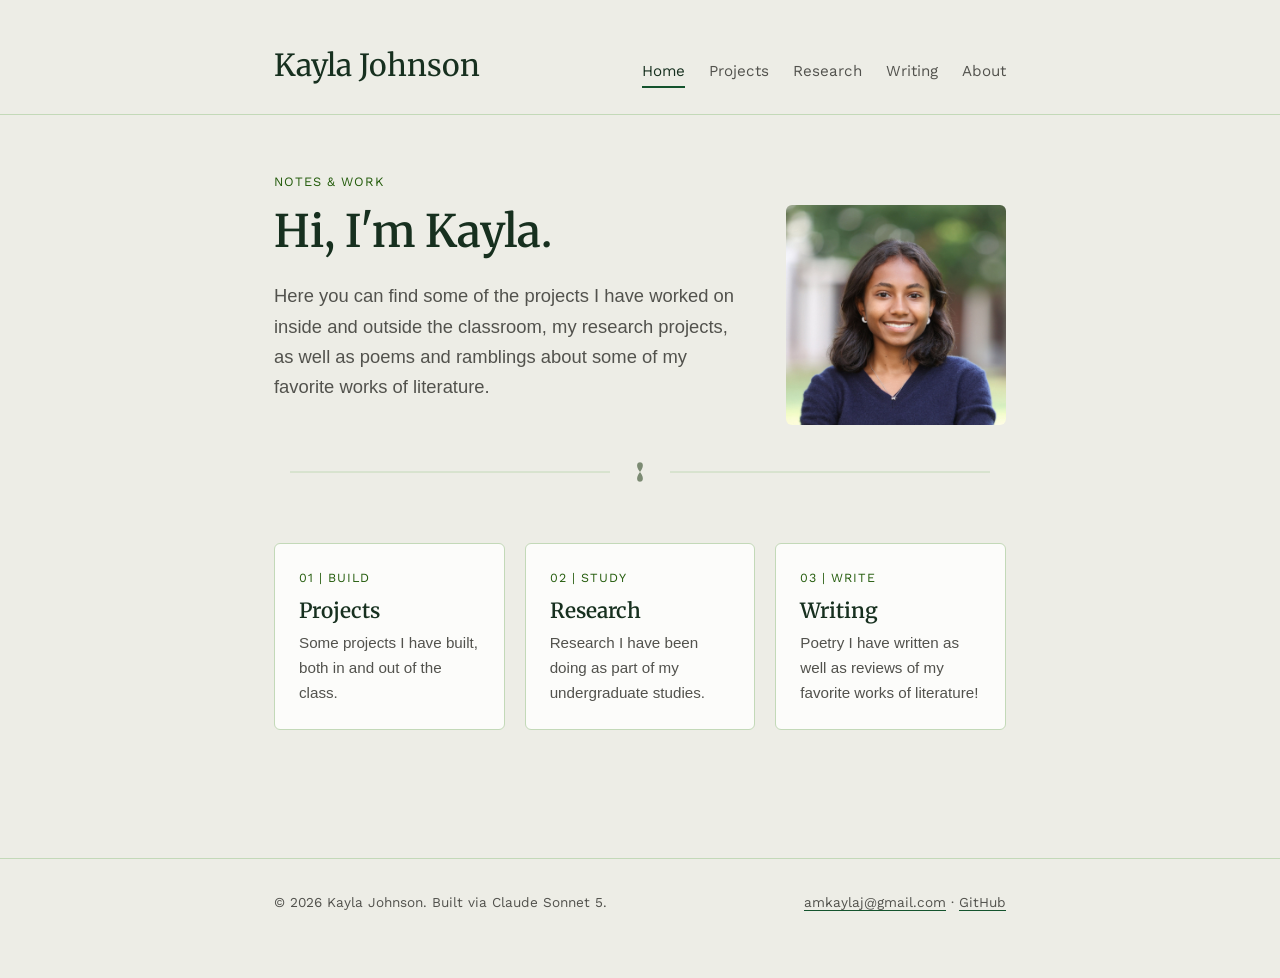
<file: index.html>
<!DOCTYPE html>
<html lang="en">
<head>
  <meta charset="UTF-8">
  <!-- This makes the site look right on phones, not just laptops -->
  <meta name="viewport" content="width=device-width, initial-scale=1.0">
  <title>Kayla | Home</title>
  <!-- This one line connects the page to all the styling rules in style.css -->
  <link rel="stylesheet" href="style.css">
</head>
<body>

  <!-- ============ HEADER / NAVIGATION ============
       This same header block is copied at the top of every page.
       aria-current="page" marks which nav link is "active" — move
       it to match whichever page you're on if you copy this. -->
  <header class="site-header">
    <div class="container">
      <p class="site-title"><a href="index.html">Kayla Johnson</a></p>
      <nav class="site-nav">
        <a href="index.html" aria-current="page">Home</a>
        <a href="Pages/projects.html">Projects</a>
        <a href="Pages/research.html">Research</a>
        <a href="Pages/writing.html">Writing</a>
        <a href="Pages/about.html">About</a>
      </nav>
    </div>
  </header>

  <!-- ============ HERO / INTRO ============ -->
  <main>
    <section class="hero">
      <div class="container">
        <div class="hero-top">
          <div class="hero-text">
            <p class="eyebrow">Notes &amp; work</p>
            <h1>Hi, I'm Kayla.</h1>
            <p class="lede">
              Here you can find some of the projects I have worked on inside 
              and outside the classroom, my research projects, as well as 
              poems and ramblings about some of my favorite works of 
              literature. 
            </p>
          </div>
          <img class="profile-photo-square" src="images/kayla_headshot.JPG" alt="Photo of Kayla">
        </div>
         

        <!-- DECORATIVE DIVIDER
             Leaf divider with small botanical mark in the center-->
        <div class="motif" aria-hidden="true">
          <svg width="100%" height="30" viewBox="0 0 700 30" xmlns="http://www.w3.org/2000/svg">
            <line x1="0" y1="15" x2="320" y2="15" stroke="currentColor" stroke-width="1"/>
            <path d="M350 15 C 340 2, 360 2, 350 15 C 360 28, 340 28, 350 15 Z" fill="#5f7256" opacity="0.8"/>
            <line x1="380" y1="15" x2="700" y2="15" stroke="currentColor" stroke-width="1"/>
          </svg>
        </div>

        <!-- ============ PREVIEW CARDS ============
             Three cards linking to the main sections. Edit the
             <p> text inside each card to describe your own work. -->
        <div class="card-grid">
          <a class="card" href="projects.html">
            <span class="card-label">01 | Build</span>
            <h3>Projects</h3>
            <p>Some projects I have built, both in and out of the class. </p>
          </a>
          <a class="card" href="research.html">
            <span class="card-label">02 | Study</span>
            <h3>Research</h3>
            <p>Research I have been doing as part of my undergraduate studies.</p>
          </a>
          <a class="card" href="writing.html">
            <span class="card-label">03 | Write</span>
            <h3>Writing</h3>
            <p>Poetry I have written as well as reviews of my favorite works of literature!</p>
          </a>
        </div>
      </div>
    </section>
  </main>

  <!-- ============ FOOTER ============ -->
  <footer class="site-footer">
    <div class="container">
      <p>&copy; 2026 Kayla Johnson. Built via Claude Sonnet 5.</p>
      <p><a href="mailto:amkaylaj@gmail.com">amkaylaj@gmail.com</a> · <a href="https://github.com/amkaylaj">GitHub</a></p>
    </div>
  </footer>

</body>
</html>
</file>
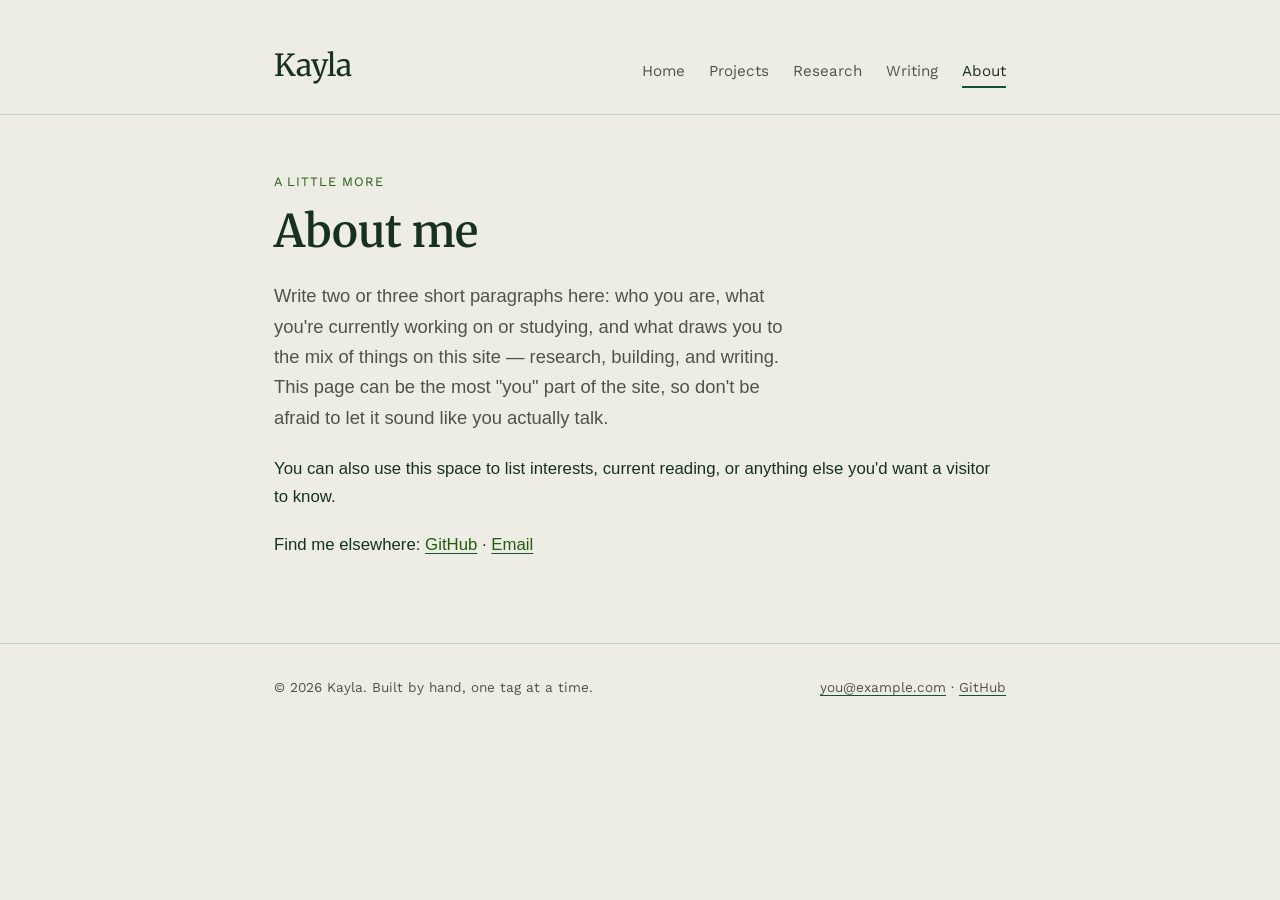
<file: about.html>
<!DOCTYPE html>
<html lang="en">
<head>
  <meta charset="UTF-8">
  <meta name="viewport" content="width=device-width, initial-scale=1.0">
  <title>Kayla — About</title>
  <link rel="stylesheet" href="style.css">
</head>
<body>

  <header class="site-header">
    <div class="container">
      <p class="site-title"><a href="index.html">Kayla</a></p>
      <nav class="site-nav">
        <a href="index.html">Home</a>
        <a href="projects.html">Projects</a>
        <a href="research.html">Research</a>
        <a href="writing.html">Writing</a>
        <a href="about.html" aria-current="page">About</a>
      </nav>
    </div>
  </header>

  <main>
    <section class="hero">
      <div class="container">
        <p class="eyebrow">A little more</p>
        <h1>About me</h1>

        <!-- Swap this photo for your own by putting a file in the
             assets folder and changing the src below, e.g.
             src="assets/your-photo.jpg" -->
        <!-- <img src="assets/your-photo.jpg" alt="Photo of Kayla" style="max-width: 260px; margin: 1.5rem 0;"> -->

        <p class="lede">
          Write two or three short paragraphs here: who you are, what
          you're currently working on or studying, and what draws you
          to the mix of things on this site — research, building, and
          writing. This page can be the most "you" part of the site,
          so don't be afraid to let it sound like you actually talk.
        </p>

        <p>
          You can also use this space to list interests, current
          reading, or anything else you'd want a visitor to know.
        </p>

        <p>
          Find me elsewhere:
          <a href="https://github.com/yourusername">GitHub</a> ·
          <a href="mailto:you@example.com">Email</a>
        </p>
      </div>
    </section>
  </main>

  <footer class="site-footer">
    <div class="container">
      <p>&copy; 2026 Kayla. Built by hand, one tag at a time.</p>
      <p><a href="mailto:you@example.com">you@example.com</a> · <a href="https://github.com/yourusername">GitHub</a></p>
    </div>
  </footer>

</body>
</html>
</file>
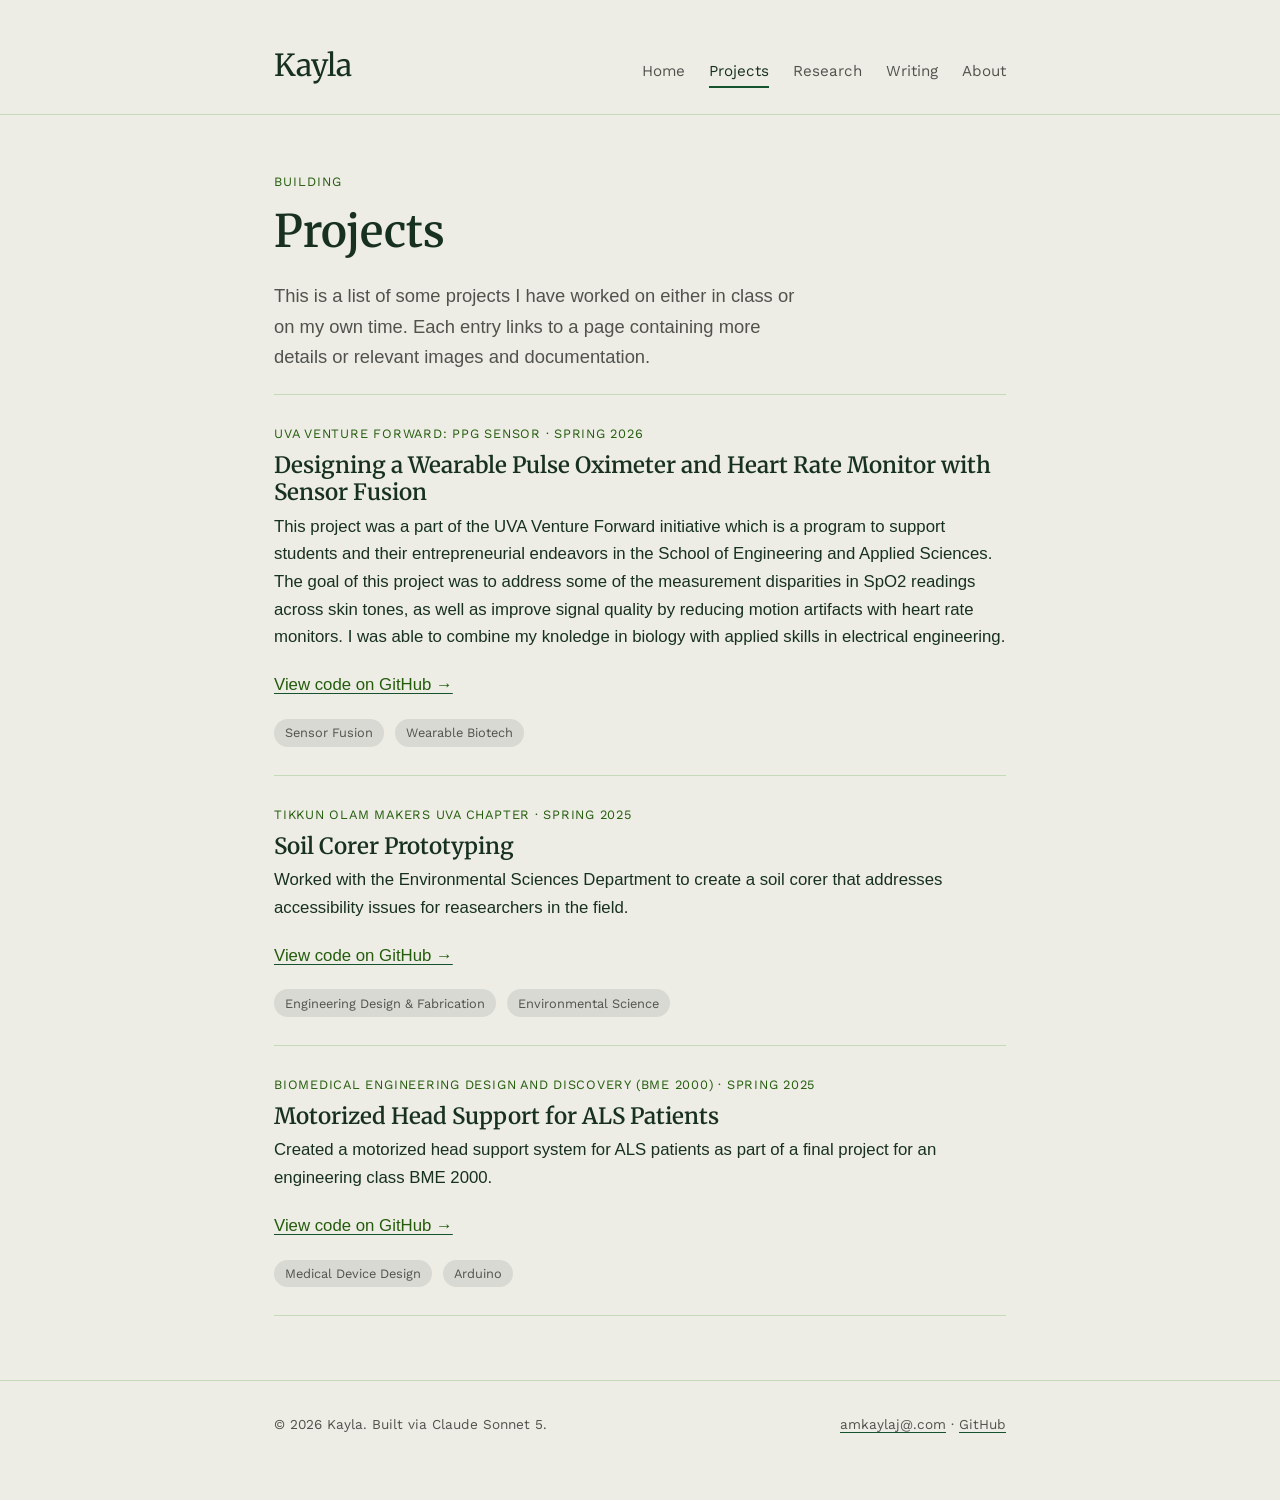
<file: projects.html>
<!DOCTYPE html>
<html lang="en">
<head>
  <meta charset="UTF-8">
  <meta name="viewport" content="width=device-width, initial-scale=1.0">
  <title>Kayla | Projects</title>
  <link rel="stylesheet" href="style.css">
</head>
<body>

  <header class="site-header">
    <div class="container">
      <p class="site-title"><a href="index.html">Kayla</a></p>
      <nav class="site-nav">
        <a href="index.html">Home</a>
        <a href="projects.html" aria-current="page">Projects</a>
        <a href="research.html">Research</a>
        <a href="writing.html">Writing</a>
        <a href="about.html">About</a>
      </nav>
    </div>
  </header>

  <main>
    <section class="hero">
      <div class="container">
        <p class="eyebrow">Building</p>
        <h1>Projects</h1>
        <p class="lede">
          This is a list of some projects I have worked on either in class or on my own time. Each entry links to a page containing more details or relevant images and documentation. 
        </p>

        <!-- ============ PROJECT ENTRIES ============
             Copy one whole <div class="entry">...</div> block to add
             a new project. Delete the ones you don't need. -->

        <div class="entry">
          <p class="entry-meta">UVA Venture Forward: PPG Sensor · Spring 2026</p>
          <h3>Designing a Wearable Pulse Oximeter and Heart Rate Monitor with Sensor Fusion </h3>
          <p>
            This project was a part of the UVA Venture Forward initiative which is a program to support students and their entrepreneurial endeavors in the School of Engineering and Applied Sciences. 
            The goal of this project was to address some of the measurement disparities in SpO2 readings across skin tones, as well as improve signal quality by reducing motion artifacts with heart rate monitors.
            I was able to combine my knoledge in biology with applied skills in electrical engineering. 
          </p>
          <p>
            <a href="https://github.com/yourusername/repo-name">View code on GitHub &rarr;</a>
          </p>
          <div class="tags">
            <span class="tag">Sensor Fusion</span>
            <span class="tag">Wearable Biotech</span>
          </div>
        </div>

        <div class="entry">
          <p class="entry-meta">Tikkun Olam Makers UVA Chapter · Spring 2025</p>
          <h3>Soil Corer Prototyping</h3>
          <p>
            Worked with the Environmental Sciences Department to create a soil corer that addresses accessibility issues for reasearchers in the field.
          </p>
          <p>
            <a href="https://github.com/yourusername/repo-name-2">View code on GitHub &rarr;</a>
          </p>
          <div class="tags">
            <span class="tag">Engineering Design & Fabrication</span>
            <span class="tag">Environmental Science</span>
          </div>
        </div>

        <div class="entry">
          <p class="entry-meta">Biomedical Engineering Design and Discovery (BME 2000) · Spring 2025</p>
          <h3>Motorized Head Support for ALS Patients</h3>
          <p>
            Created a motorized head support system for ALS patients as part of a final project for an engineering class BME 2000.
          </p>
          <p>
            <a href="https://github.com/yourusername/repo-name-2">View code on GitHub &rarr;</a>
          </p>
          <div class="tags">
            <span class="tag">Medical Device Design</span>
            <span class="tag">Arduino</span>
          </div>
        </div>


      </div>
    </section>
  </main>

  <footer class="site-footer">
    <div class="container">
      <p>&copy; 2026 Kayla. Built via Claude Sonnet 5.</p>
      <p><a href="mailto:amkaylaj@.com">amkaylaj@.com</a> · <a href="https://github.com/amkaylaj">GitHub</a></p>
    </div>
  </footer>

</body>
</html>
</file>
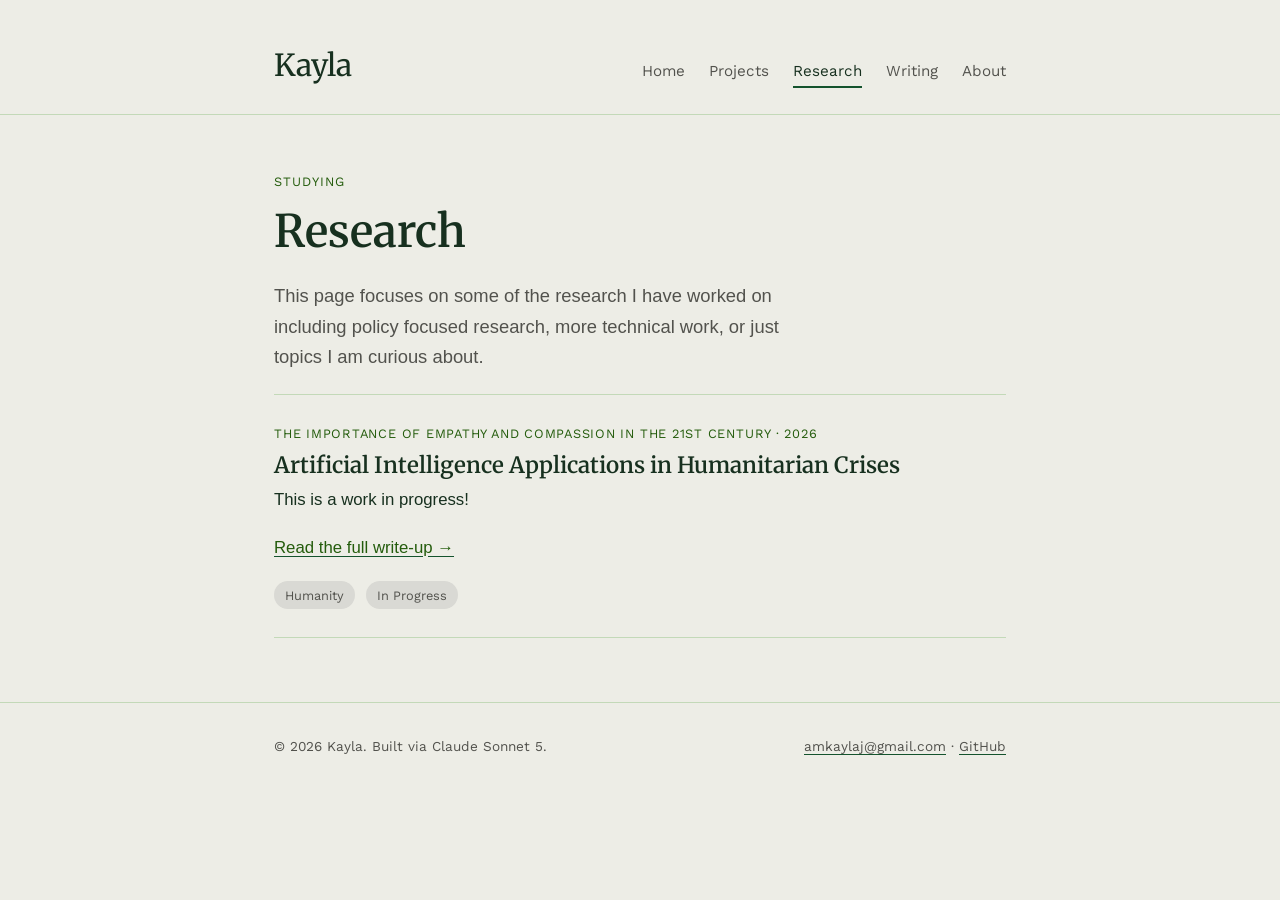
<file: research.html>
<!DOCTYPE html>
<html lang="en">
<head>
  <meta charset="UTF-8">
  <meta name="viewport" content="width=device-width, initial-scale=1.0">
  <title>Kayla | Research</title>
  <link rel="stylesheet" href="style.css">
</head>
<body>

  <header class="site-header">
    <div class="container">
      <p class="site-title"><a href="index.html">Kayla</a></p>
      <nav class="site-nav">
        <a href="index.html">Home</a>
        <a href="projects.html">Projects</a>
        <a href="research.html" aria-current="page">Research</a>
        <a href="writing.html">Writing</a>
        <a href="about.html">About</a>
      </nav>
    </div>
  </header>

  <main>
    <section class="hero">
      <div class="container">
        <p class="eyebrow">Studying</p>
        <h1>Research</h1>
        <p class="lede">
         This page focuses on some of the research I have worked on including policy focused research, more technical work, or just topics I am curious about.
        </p>

        <!-- ============ RESEARCH ENTRIES ============
             Same pattern as the Projects page: copy a whole
             <div class="entry">...</div> block per piece of work.
             If any of your research is for an employer or isn't yours
             to publish, it's worth double-checking what you're allowed
             to share publicly before posting specifics here — a short,
             general description is often the safer default. -->

        <div class="entry">
          <p class="entry-meta">The Importance of Empathy and Compassion in the 21st Century · 2026</p>
          <h3>Artificial Intelligence Applications in Humanitarian Crises</h3>
          <p>
            This is a work in progress!
          </p>
          <p>
            <a href="#">Read the full write-up &rarr;</a>
          </p>
          <div class="tags">
            <span class="tag">Humanity</span>
            <span class="tag">In Progress</span>
          </div>
        </div>

      </div>
    </section>
  </main>

  <footer class="site-footer">
    <div class="container">
      <p>&copy; 2026 Kayla. Built via Claude Sonnet 5.</p>
      <p><a href="mailto:amkaylaj@gmail.com">amkaylaj@gmail.com</a> · <a href="https://github.com/amkaylaj">GitHub</a></p>
    </div>
  </footer>

</body>
</html>
</file>
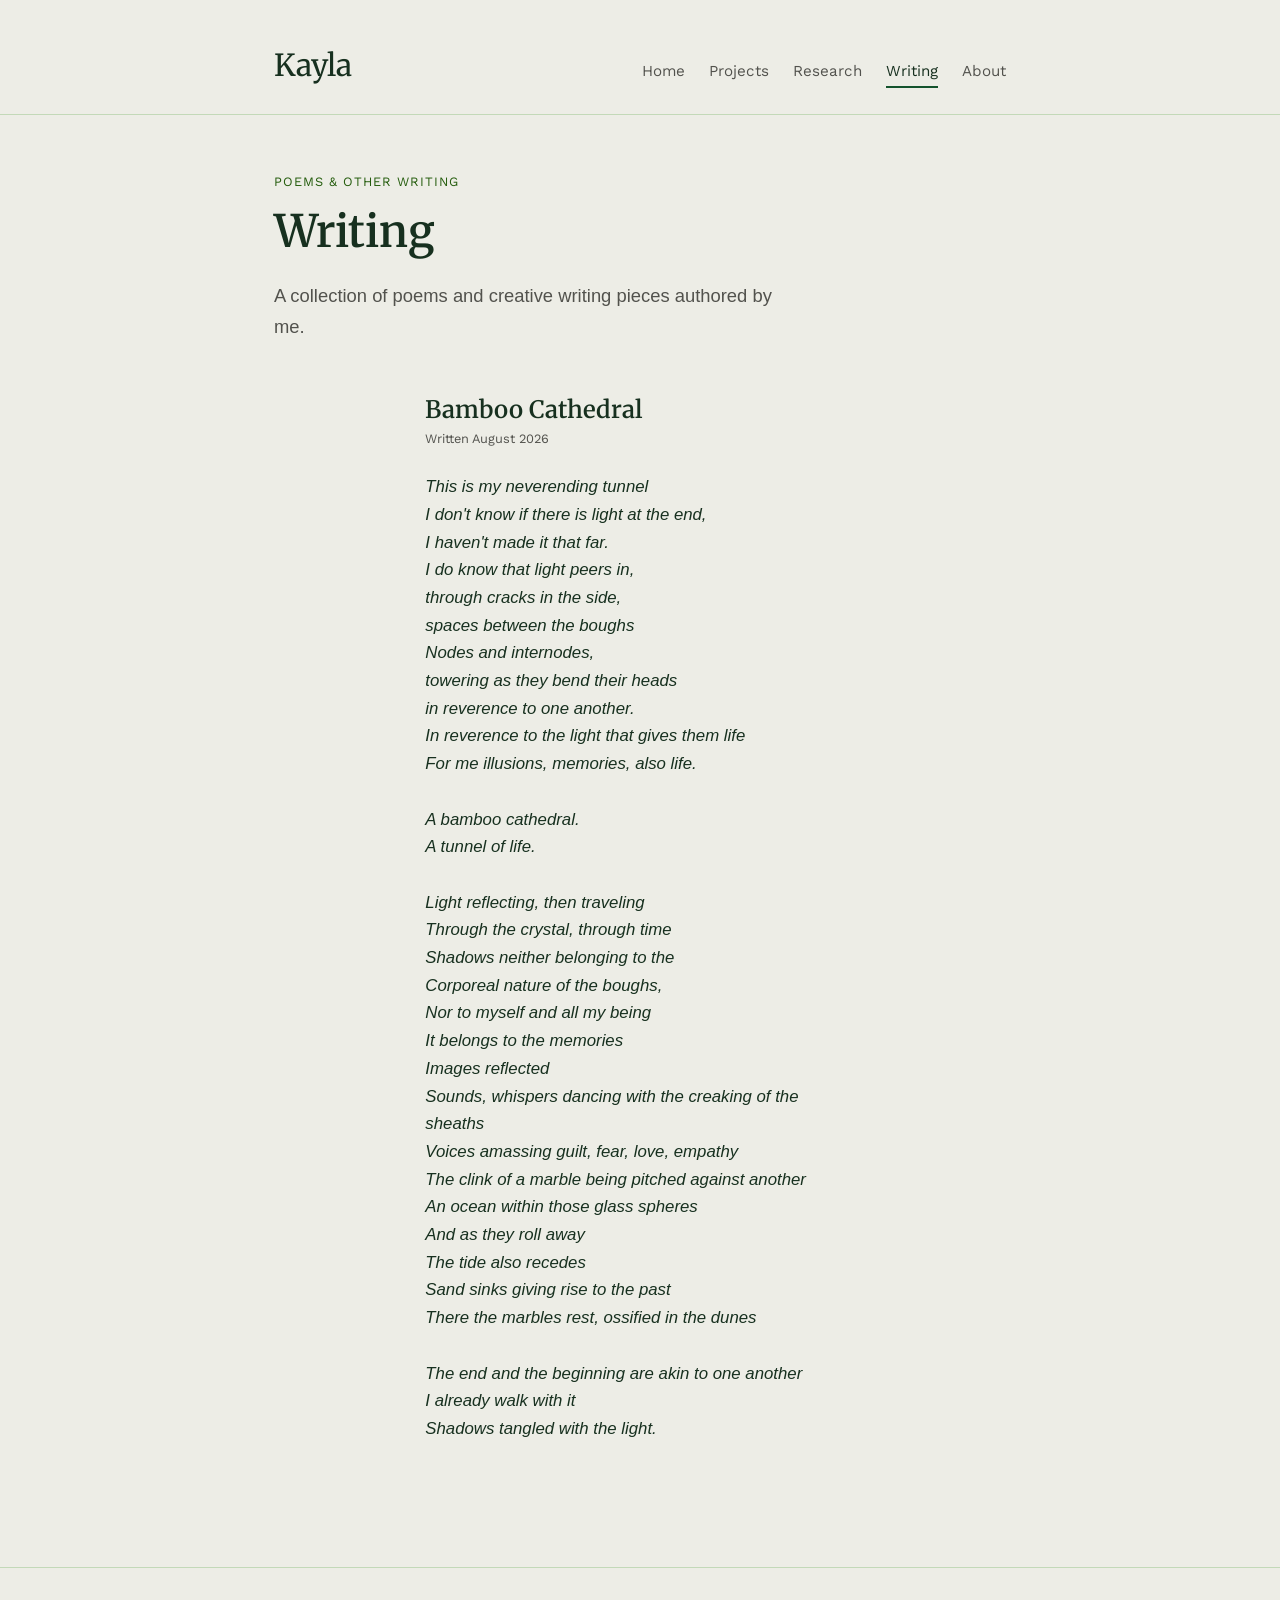
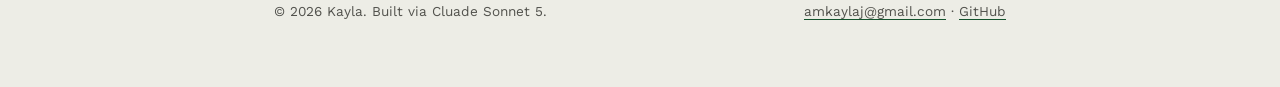
<file: writing.html>
<!DOCTYPE html>
<html lang="en">
<head>
  <meta charset="UTF-8">
  <meta name="viewport" content="width=device-width, initial-scale=1.0">
  <title>Kayla | Writing</title>
  <link rel="stylesheet" href="style.css">
</head>
<body>

  <header class="site-header">
    <div class="container">
      <p class="site-title"><a href="index.html">Kayla</a></p>
      <nav class="site-nav">
        <a href="index.html">Home</a>
        <a href="projects.html">Projects</a>
        <a href="research.html">Research</a>
        <a href="writing.html" aria-current="page">Writing</a>
        <a href="about.html">About</a>
      </nav>
    </div>
  </header>

  <main>
    <section class="hero">
      <div class="container">
        <p class="eyebrow">Poems &amp; other writing</p>
        <h1>Writing</h1>
        <p class="lede">
          A collection of poems and creative writing pieces authored by me. 
        </p>
      </div>
    </section>

    <!-- ============ POEMS ============
         Each poem gets its own <div class="poem">...</div> block.
         Inside poem-body, just press Enter for a new line — the
         CSS (white-space: pre-line) keeps your line breaks intact,
         so you don't need <br> tags. Leave a blank line between
         stanzas if you want a visible gap. -->
    <section class="container">

      <div class="poem">
        <h3>Bamboo Cathedral</h3>
        <span class="poem-date">Written August 2026</span>
        <p class="poem-body">This is my neverending tunnel
I don't know if there is light at the end,
I haven't made it that far.
I do know that light peers in,
through cracks in the side,
spaces between the boughs
Nodes and internodes, 
towering as they bend their heads 
in reverence to one another.
In reverence to the light that gives them life
For me illusions, memories, also life.

A bamboo cathedral.
A tunnel of life.

Light reflecting, then traveling
Through the crystal, through time
Shadows neither belonging to the 
Corporeal nature of the boughs,
Nor to myself and all my being
It belongs to the memories
Images reflected
Sounds, whispers dancing with the creaking of the sheaths
Voices amassing guilt, fear, love, empathy
The clink of a marble being pitched against another
An ocean within those glass spheres
And as they roll away
The tide also recedes
Sand sinks giving rise to the past
There the marbles rest, ossified in the dunes

The end and the beginning are akin to one another
I already walk with it
Shadows tangled with the light. </p>
      </div>

   

    </section>
  </main>

  <footer class="site-footer">
    <div class="container">
      <p>&copy; 2026 Kayla. Built via Cluade Sonnet 5.</p>
      <p><a href="mailto:amkaylaj@gmail.com">amkaylaj@gmail.com</a> · <a href="https://github.com/amkaylaj">GitHub</a></p>
    </div>
  </footer>

</body>
</html>
</file>
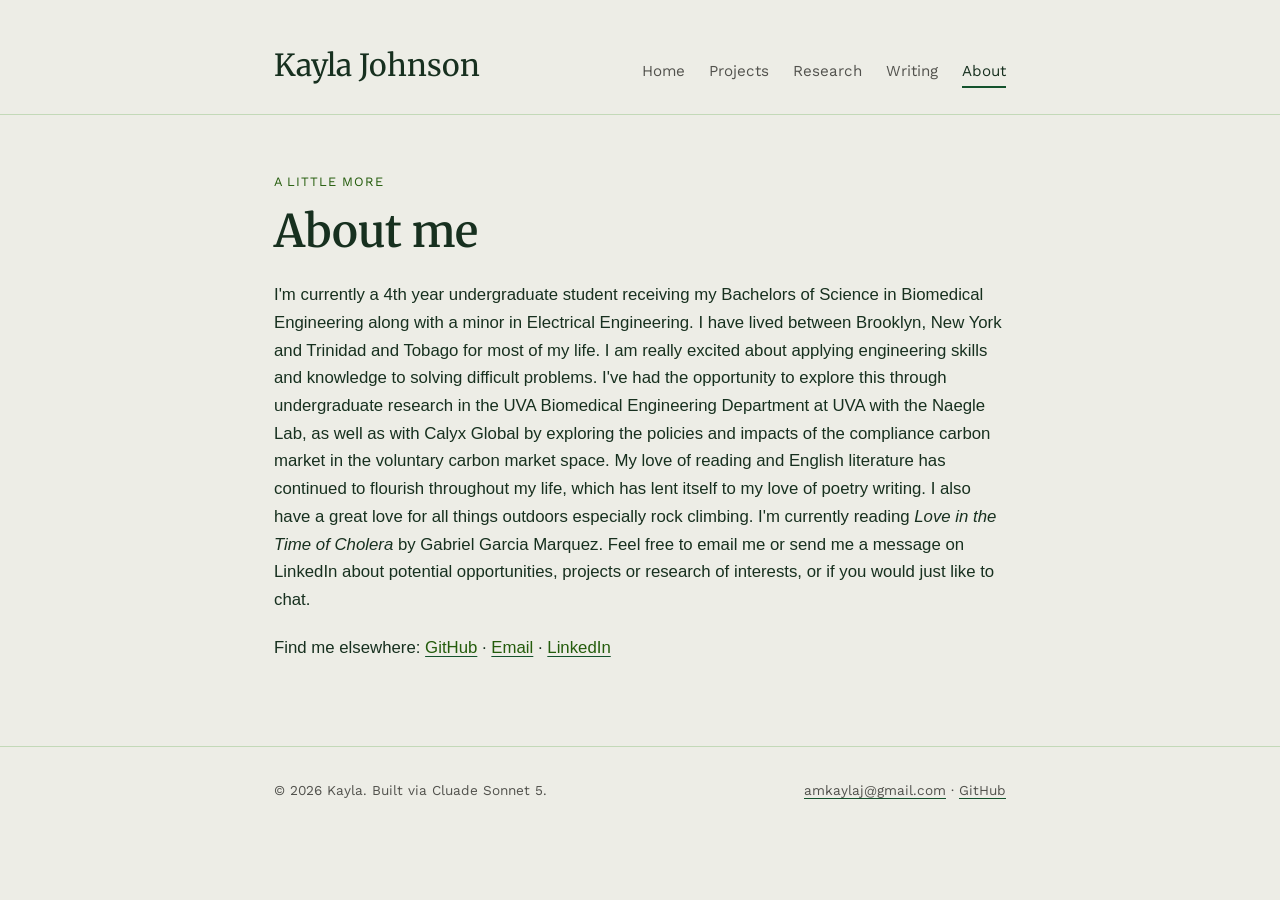
<file: Pages/about.html>
<!DOCTYPE html>
<html lang="en">
<head>
  <meta charset="UTF-8">
  <meta name="viewport" content="width=device-width, initial-scale=1.0">
  <title>Kayla | About</title>
  <link rel="stylesheet" href="../style.css">
</head>
<body>

  <header class="site-header">
    <div class="container">
      <p class="site-title"><a href="../index.html">Kayla Johnson</a></p>
      <nav class="site-nav">
        <a href="../index.html">Home</a>
        <a href="projects.html">Projects</a>
        <a href="research.html">Research</a>
        <a href="writing.html">Writing</a>
        <a href="about.html" aria-current="page">About</a>
      </nav>
    </div>
  </header>

  <main>
    <section class="hero">
      <div class="container">
        <p class="eyebrow">A little more</p>
        <h1>About me</h1>

        <!-- Swap this photo for your own by putting a file in the
             assets folder and changing the src below, e.g.
             src="assets/your-photo.jpg" -->
        <!-- <img src="assets/your-photo.jpg" alt="Photo of Kayla" style="max-width: 260px; margin: 1.5rem 0;"> -->

        <p>
          I'm currently a 4th year undergraduate student receiving my Bachelors of Science in Biomedical Engineering 
          along with a minor in Electrical Engineering. I have lived between Brooklyn, New York and Trinidad and Tobago for 
          most of my life. I am really excited about applying engineering skills and knowledge to solving difficult problems. 
          I've had the opportunity to explore this through undergraduate research in the UVA Biomedical Engineering Department 
          at UVA with the Naegle Lab, as well as with Calyx Global by exploring the policies and impacts of the compliance carbon market 
          in the voluntary carbon market space. My love of reading and English literature has continued to flourish throughout my life, 
          which has lent itself to my love of poetry writing. 
      
          I also have a great love for all things outdoors especially rock climbing. I'm currently reading <i>Love in the Time of Cholera</i> 
          by Gabriel Garcia Marquez. Feel free to email me or send me a message on LinkedIn about potential opportunities, 
          projects or research of interests, or if you would just like to chat. 
        </p>

        <p>
          Find me elsewhere:
          <a href="https://github.com/amkaylaj">GitHub</a> ·
          <a href="mailto:amkaylaj@gmail.com">Email</a> ·
          <a href="https://www.linkedin.com/in/kaylajohnson3458/">LinkedIn</a>
        </p>
      </div>
    </section>
  </main>

  <footer class="site-footer">
    <div class="container">
      <p>&copy; 2026 Kayla. Built via Cluade Sonnet 5.</p>
      <p><a href="mailto:you@example.com">amkaylaj@gmail.com</a> · <a href="https://github.com/amkaylaj">GitHub</a></p>
    </div>
  </footer>

</body>
</html>
</file>
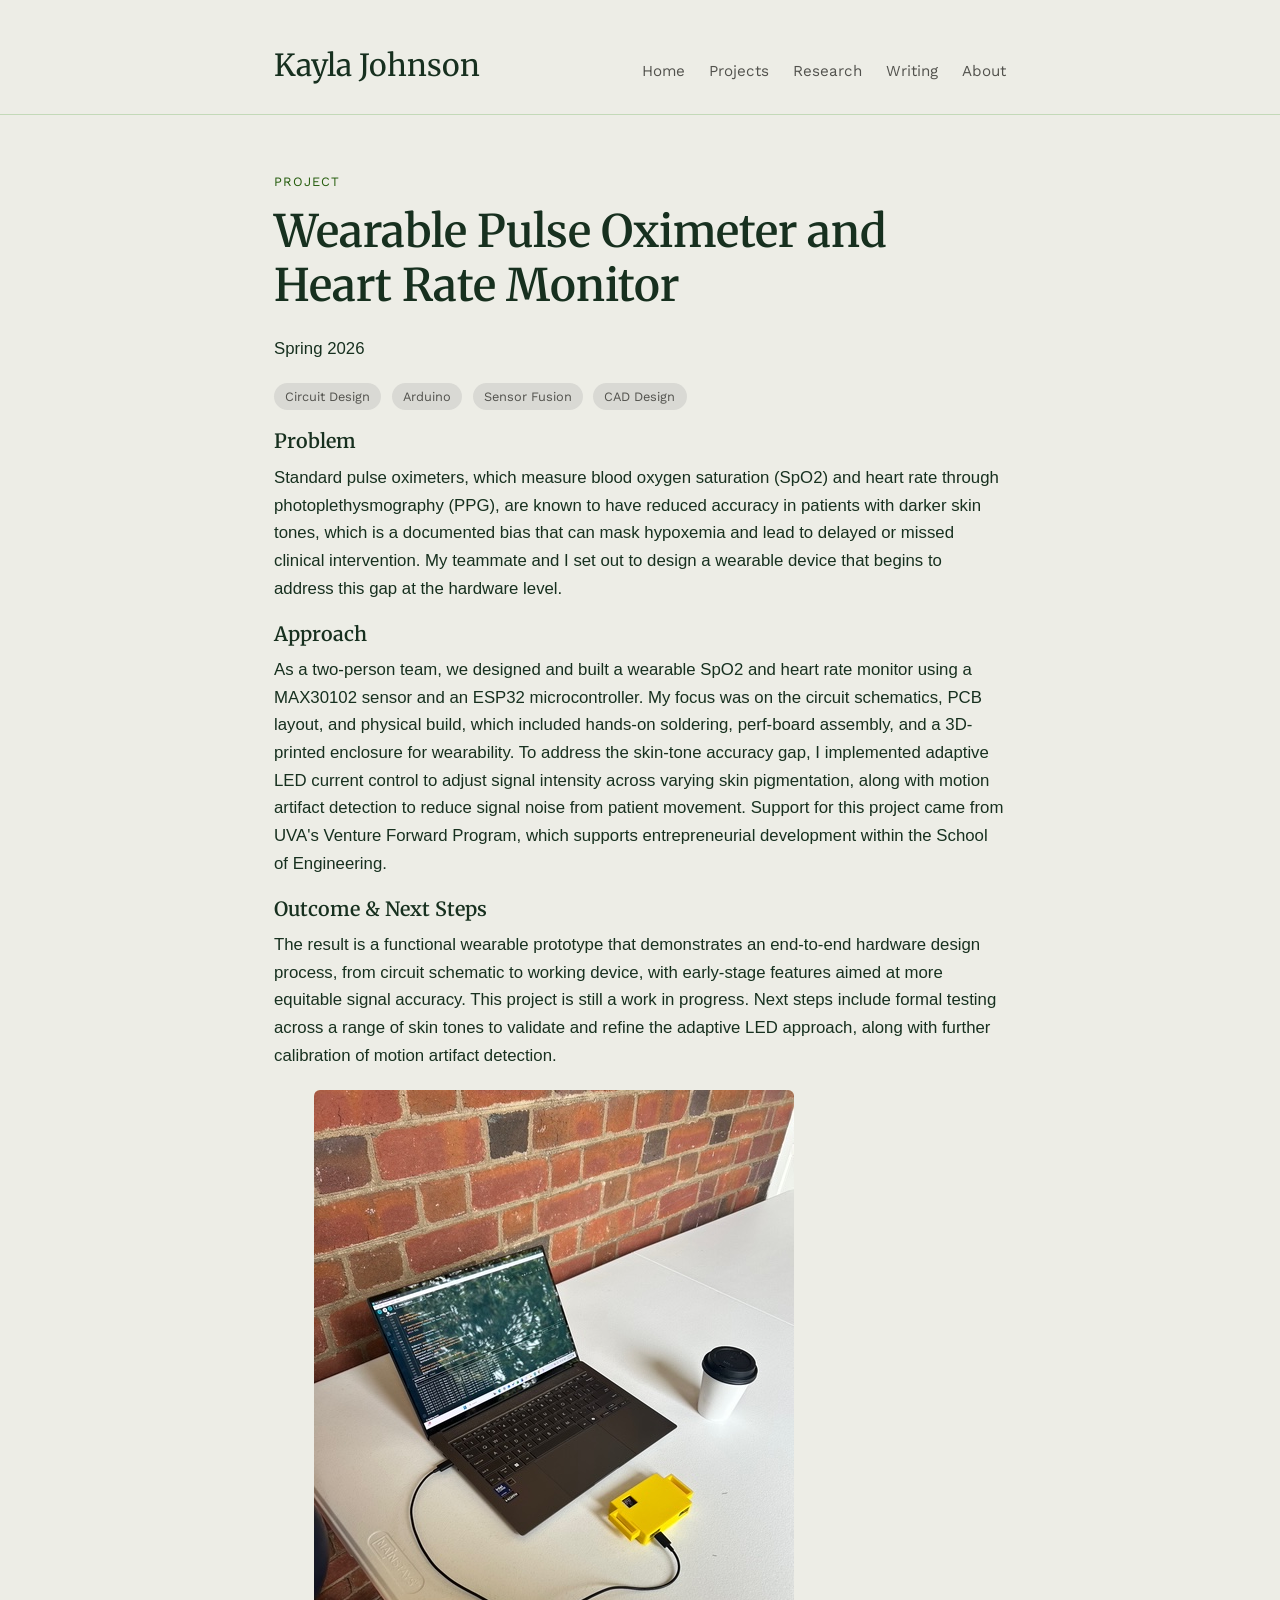
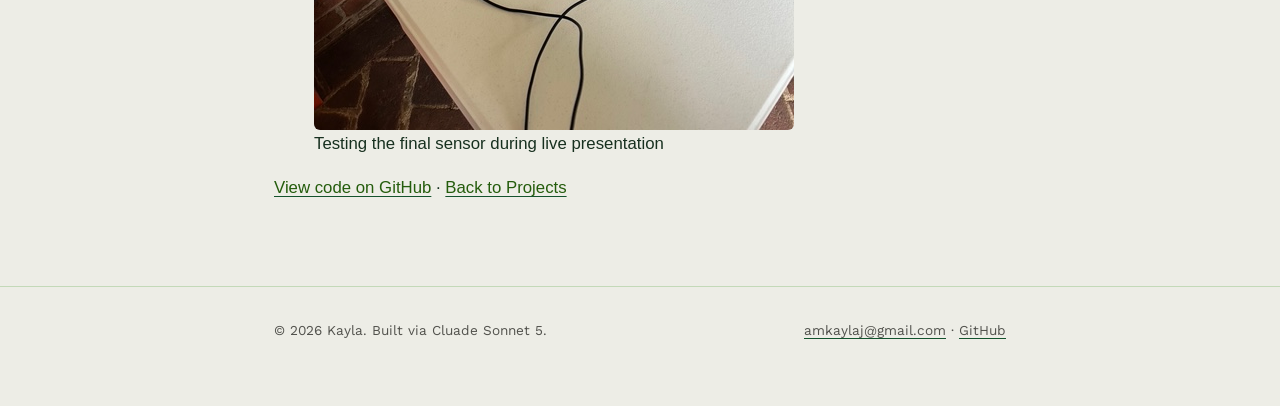
<file: Pages/PPG-project.html>
<!DOCTYPE html>
<html lang="en">
<head>
  <meta charset="UTF-8">
  <meta name="viewport" content="width=device-width, initial-scale=1.0">
  <title>Kayla | UVA Venture Forward PPG Project</title>
  <link rel="stylesheet" href="../style.css">
</head>
<body>

  <header class="site-header">
    <div class="container">
      <p class="site-title"><a href="../index.html">Kayla Johnson</a></p>
      <nav class="site-nav">
        <a href="../index.html">Home</a>
        <a href="projects.html">Projects</a>
        <a href="research.html">Research</a>
        <a href="writing.html">Writing</a>
        <a href="about.html">About</a>
      </nav>
    </div>
  </header>

  <main>
    <section class="hero">
      <div class="container">
        <p class="eyebrow">Project</p>
        <h1 style="max-width: none;">Wearable Pulse Oximeter and Heart Rate Monitor</h1>
        <p class="entry-meta">Spring 2026</p>
          <div class="tags">
            <span class="tag">Circuit Design</span>
            <span class="tag">Arduino</span>
            <span class="tag">Sensor Fusion</span>
            <span class="tag">CAD Design</span>
          </div>
        <div class="about-text">
          <p>


<h3>Problem</h3>

Standard pulse oximeters, which measure blood oxygen saturation (SpO2) and heart rate through photoplethysmography (PPG), 
are known to have reduced accuracy in patients with darker skin tones, which is a documented bias that can mask 
hypoxemia and lead to delayed or missed clinical intervention. My teammate and I set out to design a wearable 
device that begins to address this gap at the hardware level.

          </p>

          <p>
<h3>Approach</h3>

As a two-person team, we designed and built a wearable SpO2 and heart rate monitor using a MAX30102 sensor 
and an ESP32 microcontroller. My focus was on the circuit schematics, PCB layout, and physical build, which 
included hands-on soldering, perf-board assembly, and a 3D-printed enclosure for wearability. 
To address the skin-tone accuracy gap, I implemented adaptive LED current control to adjust signal intensity 
across varying skin pigmentation, along with motion artifact detection to reduce signal noise from patient movement. 
Support for this project came from UVA's Venture Forward Program, which supports entrepreneurial development within the School of Engineering.
            </p>

          <p>
<h3>Outcome & Next Steps</h3>

The result is a functional wearable prototype that demonstrates an end-to-end hardware design process, 
from circuit schematic to working device, with early-stage features aimed at more equitable signal accuracy. 
This project is still a work in progress. Next steps include formal testing across a range of skin tones to validate 
and refine the adaptive LED approach, along with further calibration of motion artifact detection. 

          </p>
        </div>

        <!-- IMAGE GALLERY — works with 1 to 4 images. Just add or remove
             <figure> blocks; the grid adjusts automatically. -->
        <div class="project-gallery">
          <figure>
            <img src="../images/projects/PPG Sensor Testing.jpeg" alt="Testing the final sensor during live presentation">
            <figcaption>Testing the final sensor during live presentation</figcaption>
          </figure>
        </div>


        <p>
          <a href="https://github.com/amkaylaj/repo-name">View code on GitHub</a> ·
          <a href="projects.html">Back to Projects</a>
        </p>
      </div>
    </section>
  </main>

  <footer class="site-footer">
    <div class="container">
      <p>&copy; 2026 Kayla. Built via Cluade Sonnet 5.</p>
      <p><a href="mailto:you@example.com">amkaylaj@gmail.com</a> · <a href="https://github.com/amkaylaj">GitHub</a></p>
    </div>
  </footer>

</body>
</html>
</file>
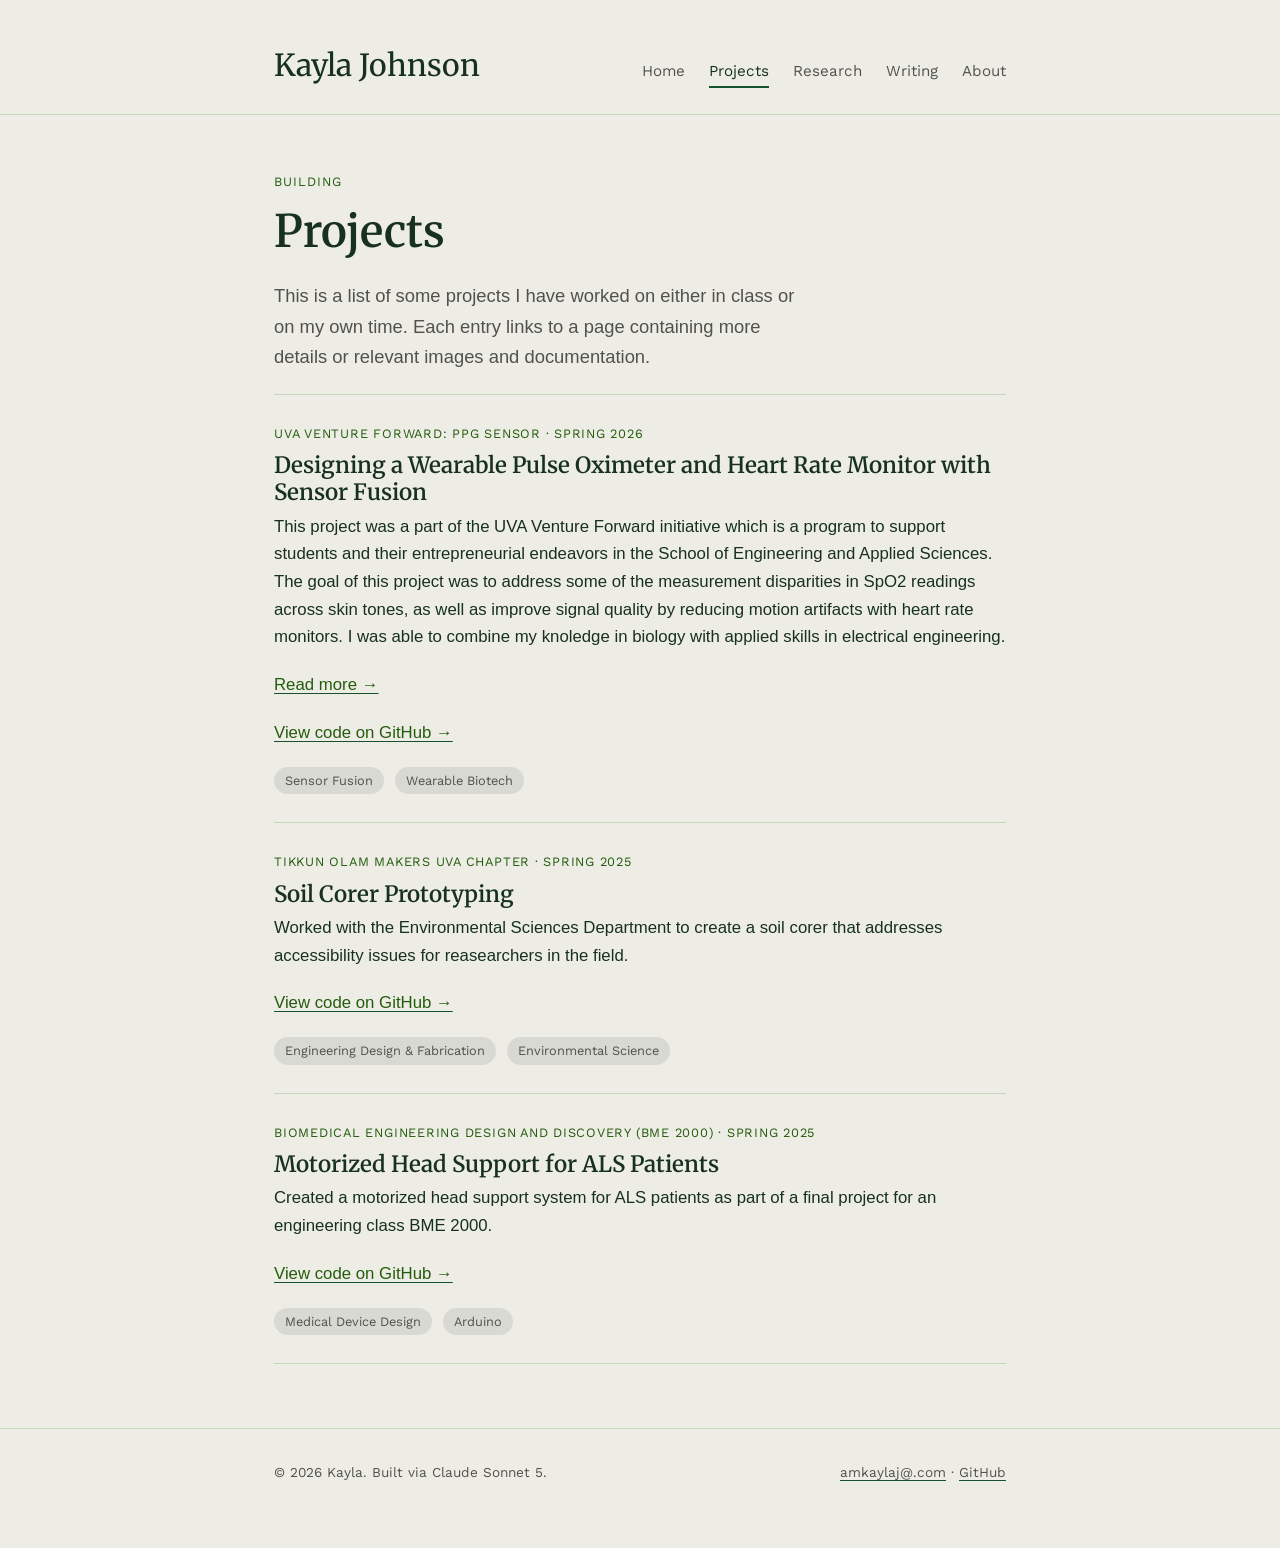
<file: Pages/projects.html>
<!DOCTYPE html>
<html lang="en">
<head>
  <meta charset="UTF-8">
  <meta name="viewport" content="width=device-width, initial-scale=1.0">
  <title>Kayla | Projects</title>
  <link rel="stylesheet" href="../style.css">
</head>
<body>

  <header class="site-header">
    <div class="container">
      <p class="site-title"><a href="../index.html">Kayla Johnson</a></p>
      <nav class="site-nav">
        <a href="../index.html">Home</a>
        <a href="projects.html" aria-current="page">Projects</a>
        <a href="research.html">Research</a>
        <a href="writing.html">Writing</a>
        <a href="about.html">About</a>
      </nav>
    </div>
  </header>

  <main>
    <section class="hero">
      <div class="container">
        <p class="eyebrow">Building</p>
        <h1>Projects</h1>
        <p class="lede">
          This is a list of some projects I have worked on either in class or on my own time. Each entry links to a page containing more details or relevant images and documentation. 
        </p>

        <!-- ============ PROJECT ENTRIES ============
             Copy one whole <div class="entry">...</div> block to add
             a new project. Delete the ones you don't need. -->

        <div class="entry">
          <p class="entry-meta">UVA Venture Forward: PPG Sensor · Spring 2026</p>
          <h3>Designing a Wearable Pulse Oximeter and Heart Rate Monitor with Sensor Fusion </h3>
          <p>
            This project was a part of the UVA Venture Forward initiative which is a program to support students and their entrepreneurial endeavors in the School of Engineering and Applied Sciences. 
            The goal of this project was to address some of the measurement disparities in SpO2 readings across skin tones, as well as improve signal quality by reducing motion artifacts with heart rate monitors.
            I was able to combine my knoledge in biology with applied skills in electrical engineering. 
          </p>
          <p>
            <a href="PPG-project.html">Read more &rarr;</a>
          </p>
          <p>
            <a href="https://github.com/yourusername/repo-name">View code on GitHub &rarr;</a>
          </p>
          <div class="tags">
            <span class="tag">Sensor Fusion</span>
            <span class="tag">Wearable Biotech</span>
          </div>
        </div>

        <div class="entry">
          <p class="entry-meta">Tikkun Olam Makers UVA Chapter · Spring 2025</p>
          <h3>Soil Corer Prototyping</h3>
          <p>
            Worked with the Environmental Sciences Department to create a soil corer that addresses accessibility issues for reasearchers in the field.
          </p>
          <p>
            <a href="https://github.com/yourusername/repo-name-2">View code on GitHub &rarr;</a>
          </p>
          <div class="tags">
            <span class="tag">Engineering Design & Fabrication</span>
            <span class="tag">Environmental Science</span>
          </div>
        </div>

        <div class="entry">
          <p class="entry-meta">Biomedical Engineering Design and Discovery (BME 2000) · Spring 2025</p>
          <h3>Motorized Head Support for ALS Patients</h3>
          <p>
            Created a motorized head support system for ALS patients as part of a final project for an engineering class BME 2000.
          </p>
          <p>
            <a href="https://github.com/yourusername/repo-name-2">View code on GitHub &rarr;</a>
          </p>
          <div class="tags">
            <span class="tag">Medical Device Design</span>
            <span class="tag">Arduino</span>
          </div>
        </div>


      </div>
    </section>
  </main>

  <footer class="site-footer">
    <div class="container">
      <p>&copy; 2026 Kayla. Built via Claude Sonnet 5.</p>
      <p><a href="mailto:amkaylaj@.com">amkaylaj@.com</a> · <a href="https://github.com/amkaylaj">GitHub</a></p>
    </div>
  </footer>

</body>
</html>
</file>
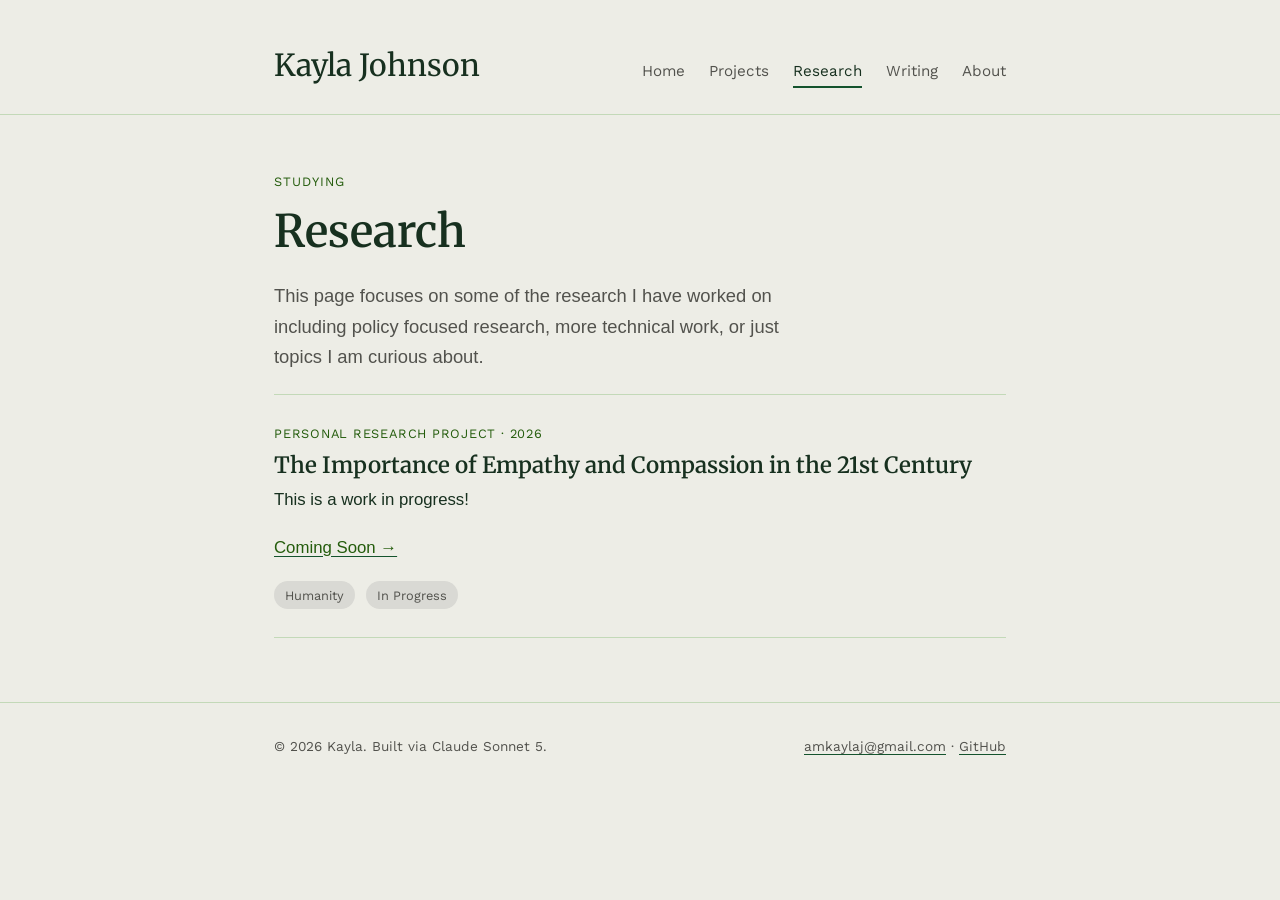
<file: Pages/research.html>
<!DOCTYPE html>
<html lang="en">
<head>
  <meta charset="UTF-8">
  <meta name="viewport" content="width=device-width, initial-scale=1.0">
  <title>Kayla | Research</title>
  <link rel="stylesheet" href="../style.css">
</head>
<body>

  <header class="site-header">
    <div class="container">
      <p class="site-title"><a href="../index.html">Kayla Johnson</a></p>
      <nav class="site-nav">
        <a href="../index.html">Home</a>
        <a href="projects.html">Projects</a>
        <a href="research.html" aria-current="page">Research</a>
        <a href="writing.html">Writing</a>
        <a href="about.html">About</a>
      </nav>
    </div>
  </header>

  <main>
    <section class="hero">
      <div class="container">
        <p class="eyebrow">Studying</p>
        <h1>Research</h1>
        <p class="lede">
         This page focuses on some of the research I have worked on including policy focused research, more technical work, or just topics I am curious about.
        </p>

        <!-- ============ RESEARCH ENTRIES ============
             Same pattern as the Projects page: copy a whole
             <div class="entry">...</div> block per piece of work.
             If any of your research is for an employer or isn't yours
             to publish, it's worth double-checking what you're allowed
             to share publicly before posting specifics here — a short,
             general description is often the safer default. -->

        <div class="entry">
          <p class="entry-meta">Personal Research Project · 2026</p>
          <h3>The Importance of Empathy and Compassion in the 21st Century</h3>
          <p>
            This is a work in progress!
          </p>
          <p>
            <a href="#">Coming Soon &rarr;</a>
          </p>
          <div class="tags">
            <span class="tag">Humanity</span>
            <span class="tag">In Progress</span>
          </div>
        </div>

      </div>
    </section>
  </main>

  <footer class="site-footer">
    <div class="container">
      <p>&copy; 2026 Kayla. Built via Claude Sonnet 5.</p>
      <p><a href="mailto:amkaylaj@gmail.com">amkaylaj@gmail.com</a> · <a href="https://github.com/amkaylaj">GitHub</a></p>
    </div>
  </footer>

</body>
</html>
</file>
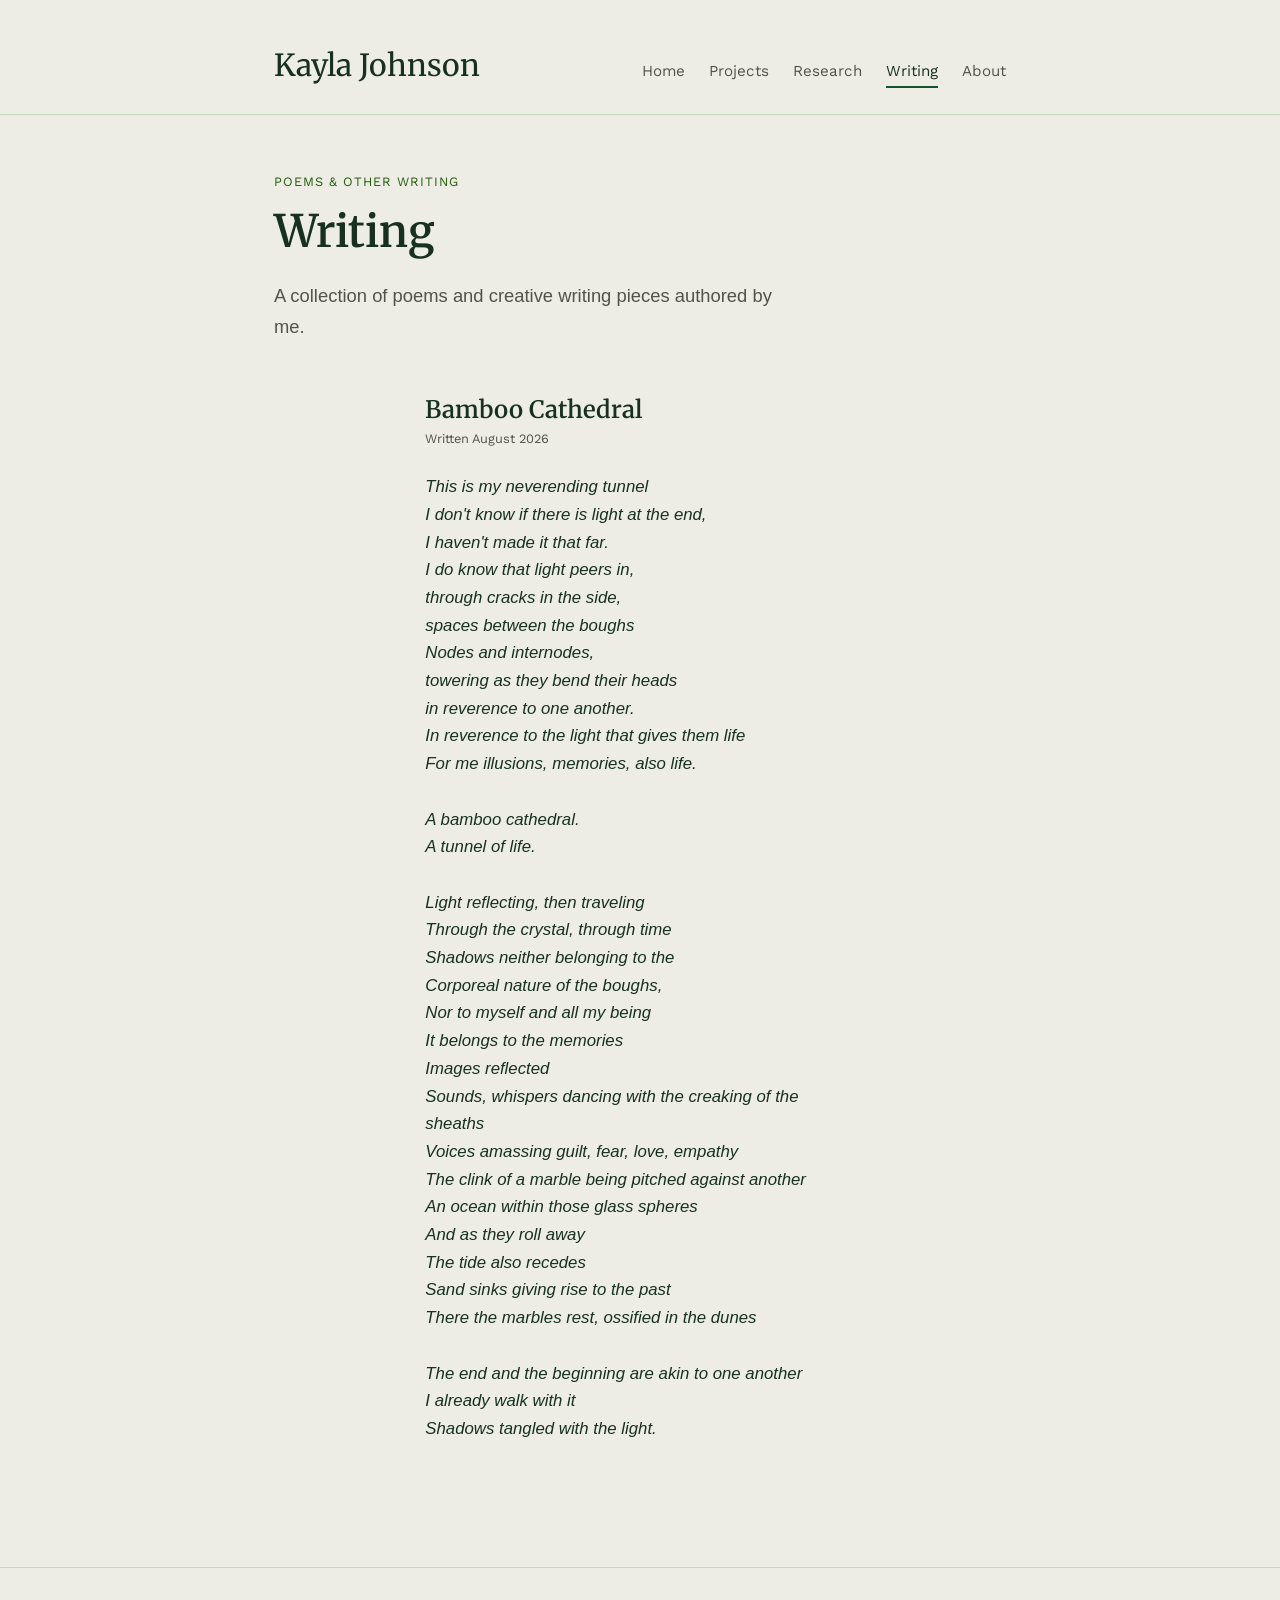
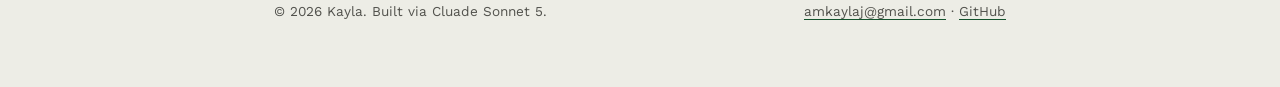
<file: Pages/writing.html>
<!DOCTYPE html>
<html lang="en">
<head>
  <meta charset="UTF-8">
  <meta name="viewport" content="width=device-width, initial-scale=1.0">
  <title>Kayla | Writing</title>
  <link rel="stylesheet" href="../style.css">
</head>
<body>

  <header class="site-header">
    <div class="container">
      <p class="site-title"><a href="../index.html">Kayla Johnson</a></p>
      <nav class="site-nav">
        <a href="../index.html">Home</a>
        <a href="projects.html">Projects</a>
        <a href="research.html">Research</a>
        <a href="writing.html" aria-current="page">Writing</a>
        <a href="about.html">About</a>
      </nav>
    </div>
  </header>

  <main>
    <section class="hero">
      <div class="container">
        <p class="eyebrow">Poems &amp; other writing</p>
        <h1>Writing</h1>
        <p class="lede">
          A collection of poems and creative writing pieces authored by me. 
        </p>
      </div>
    </section>

    <!-- ============ POEMS ============
         Each poem gets its own <div class="poem">...</div> block.
         Inside poem-body, just press Enter for a new line — the
         CSS (white-space: pre-line) keeps your line breaks intact,
         so you don't need <br> tags. Leave a blank line between
         stanzas if you want a visible gap. -->
    <section class="container">

      <div class="poem">
        <h3>Bamboo Cathedral</h3>
        <span class="poem-date">Written August 2026</span>
        <p class="poem-body">This is my neverending tunnel
I don't know if there is light at the end,
I haven't made it that far.
I do know that light peers in,
through cracks in the side,
spaces between the boughs
Nodes and internodes, 
towering as they bend their heads 
in reverence to one another.
In reverence to the light that gives them life
For me illusions, memories, also life.

A bamboo cathedral.
A tunnel of life.

Light reflecting, then traveling
Through the crystal, through time
Shadows neither belonging to the 
Corporeal nature of the boughs,
Nor to myself and all my being
It belongs to the memories
Images reflected
Sounds, whispers dancing with the creaking of the sheaths
Voices amassing guilt, fear, love, empathy
The clink of a marble being pitched against another
An ocean within those glass spheres
And as they roll away
The tide also recedes
Sand sinks giving rise to the past
There the marbles rest, ossified in the dunes

The end and the beginning are akin to one another
I already walk with it
Shadows tangled with the light. </p>
      </div>

   

    </section>
  </main>

  <footer class="site-footer">
    <div class="container">
      <p>&copy; 2026 Kayla. Built via Cluade Sonnet 5.</p>
      <p><a href="mailto:amkaylaj@gmail.com">amkaylaj@gmail.com</a> · <a href="https://github.com/amkaylaj">GitHub</a></p>
    </div>
  </footer>

</body>
</html>
</file>
<file: style.css>
/* ============================================================
   STYLE.CSS
   This one file controls the look of every page on the site.
   Each page (index.html, projects.html, etc.) links to this
   file with: <link rel="stylesheet" href="style.css">

   It's organized in sections — search for the ALL CAPS
   headers below to jump around:
   1. Fonts & color variables (the "tokens" for the whole site)
   2. Reset & base styles
   3. Header & navigation
   4. Hero / intro section
   5. Cards (used on Home, Projects, Research)
   6. Writing / poetry page
   7. Footer
   8. Responsive (small screens)
   ============================================================ */

/* Import three fonts from Google Fonts:
- Merriweather: used for big headings
- Monstserrat: used for body text
- Work Sans: used for navigation links and smaller labels */

@import url('https://fonts.googleapis.com/css2?family=Merriweather:ital,opsz,wght@0,18..144,300..900;1,18..144,300..900&family=Montserrat:ital,wght@0,100..900;1,100..900&family=Work+Sans:ital,wght@0,100..900;1,100..900&display=swap');

/* ------------------------------------------------------------
   1. COLOR & FONT VARIABLES
   Variables (the --name: value; lines below) let you change a
   color or font in ONE place and have it update everywhere.
   Try changing --color-clay below and refresh the page — every
   place that uses var(--color-clay) will change with it.
   ------------------------------------------------------------ */
:root {
  /* backgrounds */
  --color-bg: #edede6;        /* grayish white background */
  --color-bg-alt: #d9d9d4;    /* slightly deeper, for alternating sections */
  --color-card: #fcfcfa;      /* near-white, for cards sitting on the bg */

  /* text */
  --color-ink: #17301f;       /* main text color, green near-black */
  --color-ink-soft: #52524d;  /* softer text, for captions/subtitles */


  /* accents */
  --color-moss: #245c0c;      /* brighter green — used for links, nav, headings */
  --color-yellowgreen: #a2bd57;      /* yellow green — used sparingly, for emphasis */
  --color-deepgreen: #14532d;      /* deep green — used for underlines/dividers */

  /* lines & borders */
  --color-line: #c3d9b8;

  /* fonts */
  --font-display: "Merriweather", serif;   /* big headings */
  --font-body: "Monsterrat", sans-serif;      /* paragraphs, poems */
  --font-ui: "Work Sans", sans-serif;  /* nav, labels, buttons */

  /* shared spacing/sizing */
  --max-width: 780px;
  --radius: 6px;
}

/* ------------------------------------------------------------
   2. RESET & BASE STYLES
   Browsers add their own default spacing to things like <ul>
   and <h1>. This section clears that out so we start from a
   predictable, blank slate.
   ------------------------------------------------------------ */
* {
  box-sizing: border-box; /* padding/border no longer add to an element's width */
}

html {
  scroll-behavior: smooth;
}

body {
  margin: 0;
  background-color: var(--color-bg);
  color: var(--color-ink);
  font-family: var(--font-body);
  font-size: 1.05rem;
  line-height: 1.65;
}

h1, h2, h3 {
  font-family: var(--font-display);
  font-weight: 600;
  line-height: 1.2;
  margin: 0 0 0.5em 0;
  color: var(--color-ink);
}

p {
  margin: 0 0 1.2em 0;
}

a {
  color: var(--color-moss);
  text-decoration-color: var(--color-deepgreen);
  text-underline-offset: 3px;
}

a:hover {
  color: var(--color-yellowgreen);
}

/* Visible outline when tabbing through the site with a keyboard —
   important for accessibility, don't remove this. */
a:focus-visible,
button:focus-visible {
  outline: 2px solid var(--color-yellowgreen);
  outline-offset: 3px;
}

img {
  max-width: 100%;
  display: block;
  border-radius: var(--radius);
}

/* A reusable "container" class that centers content and keeps
   line lengths readable. Used on every page. */
.container {
  max-width: var(--max-width);
  margin: 0 auto;
  padding: 0 1.5rem;
}

/* ------------------------------------------------------------
   3. HEADER & NAVIGATION
   ------------------------------------------------------------ */
.site-header {
  padding: 2.5rem 0 1.5rem 0;
  border-bottom: 1px solid var(--color-line);
}

.site-header .container {
  display: flex;
  justify-content: space-between;
  align-items: baseline;
  flex-wrap: wrap;
  gap: 1rem;
}

.site-title {
  font-family: var(--font-display);
  font-size: 1.9rem;
  margin: 0;
}

.site-title a {
  color: var(--color-ink);
  text-decoration: none;
}

.site-nav {
  display: flex;
  gap: 1.5rem;
  font-family: var(--font-ui);
  font-size: 0.95rem;
}

.site-nav a {
  color: var(--color-ink-soft);
  text-decoration: none;
  padding-bottom: 2px;
  border-bottom: 2px solid transparent;
  transition: border-color 0.15s ease, color 0.15s ease;
}

.site-nav a:hover,
.site-nav a[aria-current="page"] {
  color: var(--color-ink);
  border-bottom-color: var(--color-deepgreen);
}

/* ------------------------------------------------------------
   4. HERO / INTRO SECTION (mainly used on index.html)
   ------------------------------------------------------------ */
.hero {
  padding: 3.5rem 0 2rem 0;
}

.hero p.eyebrow {
  font-family: var(--font-ui);
  text-transform: uppercase;
  letter-spacing: 0.08em;
  font-size: 0.8rem;
  color: var(--color-moss);
  margin-bottom: 0.8rem;
}

.hero h1 {
  font-size: clamp(2rem, 5vw, 2.8rem);
  max-width: 14ch;
}

.hero .lede {
  font-size: 1.15rem;
  color: var(--color-ink-soft);
  max-width: 52ch;
}

/* The decorative divider: rings (left) fading into a flight line
   (right) — a small nod to forest growth rings and flight paths.
   It's just an SVG sitting in the page; see index.html for where
   it's placed. Swap it for a photo or remove it entirely if you'd
   rather — nothing else on the page depends on it. */
.motif {
  margin: 2rem 0 3rem 0;
  color: var(--color-line); /* controls the stroke color via currentColor */
}

.hero-top {
  display: flex;
  align-items: flex-start;
  justify-content: space-between;
  gap: 2.5rem;
  flex-wrap: wrap-reverse;
}

.hero-text {
  flex: 1;
  min-width: 260px;
}

.profile-photo-square {
  width: 220px;       /* was 160px — increase further if you want it bigger still */
  height: 220px;
  object-fit: cover;
  object-position: top; 
  border-radius: var(--radius);
  border: none;        /* removes the white border */
  box-shadow: none;    /* removes the drop shadow too */
  margin-bottom: 0;
  flex-shrink: 0;      /* keeps the photo from getting squished when the window is narrow */
}

/* ------------------------------------------------------------
   5. CARDS
   Used for the "Projects / Research / Writing" preview cards on
   the homepage, and for list items on the Projects/Research pages.
   ------------------------------------------------------------ */
.card-grid {
  display: grid;
  grid-template-columns: repeat(3, 1fr);
  gap: 1.25rem;
  margin: 2rem 0 4rem 0;
}

.card {
  background: var(--color-card);
  border: 1px solid var(--color-line);
  border-radius: var(--radius);
  padding: 1.5rem;
  text-decoration: none;
  color: var(--color-ink);
  display: block;
  transition: transform 0.15s ease, box-shadow 0.15s ease;
}

.card:hover {
  transform: translateY(-2px);
  box-shadow: 0 6px 16px rgba(44, 42, 38, 0.08);
  color: var(--color-ink);
}

.card .card-label {
  font-family: var(--font-ui);
  font-size: 0.78rem;
  text-transform: uppercase;
  letter-spacing: 0.08em;
  color: var(--color-moss);
  display: block;
  margin-bottom: 0.6rem;
}

.card h3 {
  font-size: 1.3rem;
  margin-bottom: 0.4rem;
}

.card p {
  font-size: 0.95rem;
  color: var(--color-ink-soft);
  margin: 0;
}

/* A simpler stacked list item, used on Projects/Research pages
   for entries that need more room (longer descriptions, tags). */
.entry {
  padding: 1.75rem 0;
  border-bottom: 1px solid var(--color-line);
}

.entry:first-of-type {
  border-top: 1px solid var(--color-line);
}

.entry .entry-meta {
  font-family: var(--font-ui);
  font-size: 0.8rem;
  color: var(--color-moss);
  text-transform: uppercase;
  letter-spacing: 0.06em;
  margin-bottom: 0.5rem;
}

.entry h3 {
  font-size: 1.4rem;
  margin-bottom: 0.4rem;
}

.tags {
  margin-top: 0.8rem;
  font-family: var(--font-ui);
  font-size: 0.8rem;
}

.tag {
  display: inline-block;
  background: var(--color-bg-alt);
  border-radius: 999px;
  padding: 0.2rem 0.7rem;
  margin-right: 0.4rem;
  color: var(--color-ink-soft);
}

/* ------------------------------------------------------------
   6. WRITING / POETRY PAGE
   Poems get a narrower column and extra room to breathe.
   ------------------------------------------------------------ */
.poem {
  max-width: 46ch;
  margin: 0 auto 4rem auto;
  padding-bottom: 2.5rem;
  border-bottom: 1px solid var(--color-line);
}

.poem:last-child {
  border-bottom: none;
}

.poem h3 {
  font-size: 1.5rem;
  margin-bottom: 0.2rem;
}

.poem .poem-date {
  font-family: var(--font-ui);
  font-size: 0.8rem;
  color: var(--color-ink-soft);
  margin-bottom: 1.5rem;
  display: block;
}

.poem-body {
  font-style: italic;
  white-space: pre-line; /* respects line breaks you type in the HTML */
  color: var(--color-ink);
}

/* ------------------------------------------------------------
   7. FOOTER
   ------------------------------------------------------------ */
.site-footer {
  border-top: 1px solid var(--color-line);
  margin-top: 2rem;
  padding: 2rem 0 3rem 0;
  font-family: var(--font-ui);
  font-size: 0.85rem;
  color: var(--color-ink-soft);
}

.site-footer .container {
  display: flex;
  justify-content: space-between;
  flex-wrap: wrap;
  gap: 1rem;
}

.site-footer a {
  color: var(--color-ink-soft);
}

/* ------------------------------------------------------------
   8. RESPONSIVE — adjustments for narrow (phone-width) screens
   ------------------------------------------------------------ */
@media (min-width: 700px) {
  .card-grid {
    grid-template-columns: repeat(3, 1fr);
  }
  .site-header .container {
    flex-direction: row;
    justify-content: space-between;
    align-items: baseline;
    flex-wrap: wrap;
  }
}
 
/* Respect users who've asked their system to reduce motion */
@media (prefers-reduced-motion: reduce) {
  * {
    transition: none !important;
    scroll-behavior: auto !important;
  }
}
</file>
